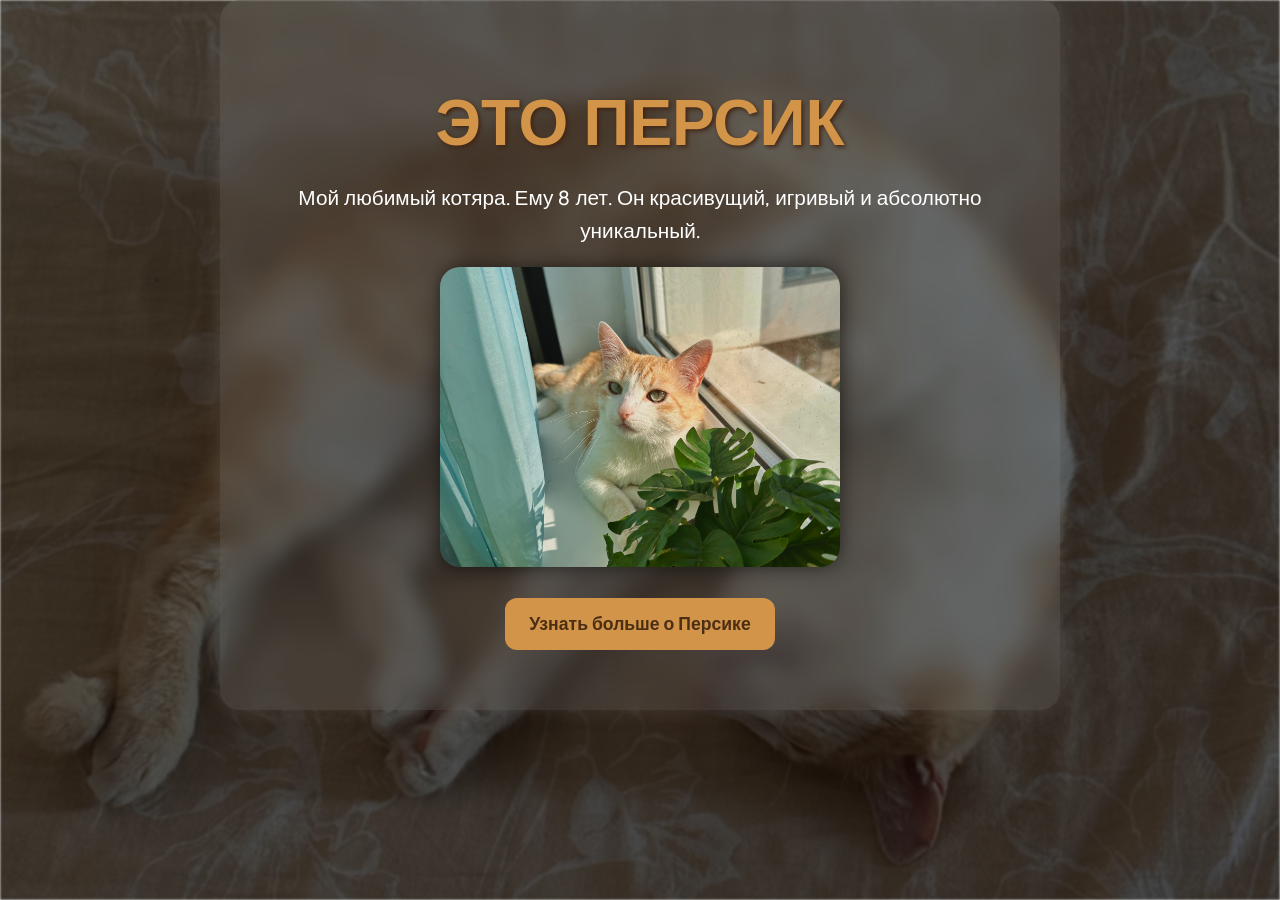
<file: index.html>
<!DOCTYPE html>
<html>
  <head>
    <meta charset="UTF-8" />
    <title>Персик — кот с характером</title>
    <link rel="stylesheet" href="css/style.css" />
  </head>
  <body>
    <div class="main-container">
      <h1>ЭТО ПЕРСИК</h1>
      <p>Мой любимый котяра. Ему 8 лет. Он красивущий, игривый и абсолютно уникальный.</p>
      <figure>
        <img src="images/IMG_2825.JPG" alt="Персик" class="hero-img" />
      </figure>
      <p><a href="/about.html">Узнать больше о Персике</a></p>

      <script src="js/script.js"></script>
    </div>
  </body>
</html>
</file>
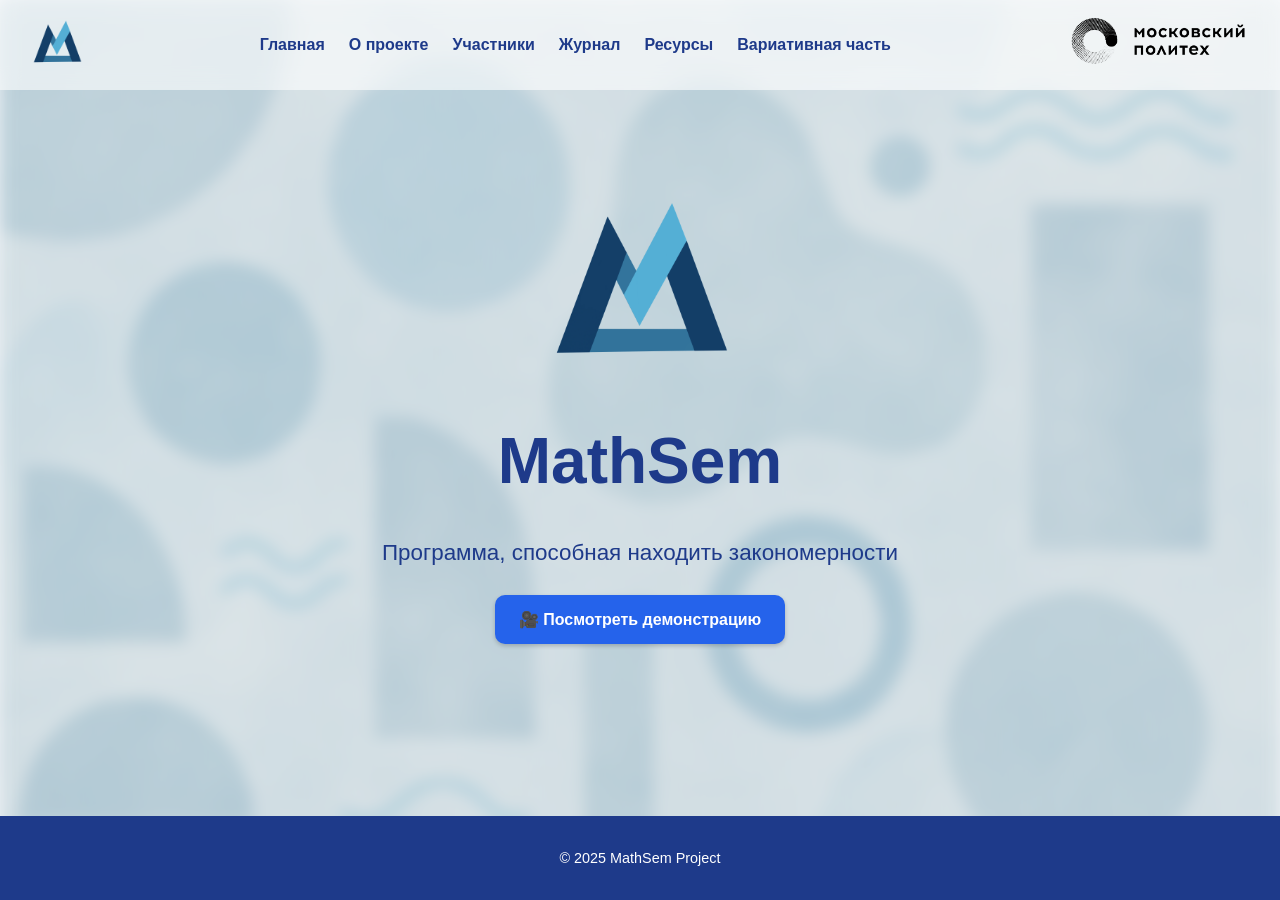
<file: docs/index.html>
<!DOCTYPE html>
<html lang="ru">
<head>
  <meta charset="UTF-8" />
  <meta http-equiv="refresh" content="0; url=site/index.html" />
  <title>Перенаправление...</title>
</head>
<body>
  <p>Если вы не были автоматически перенаправлены, нажмите <a href="site/index.html">сюда</a>.</p>
</body>
</html>
</file>
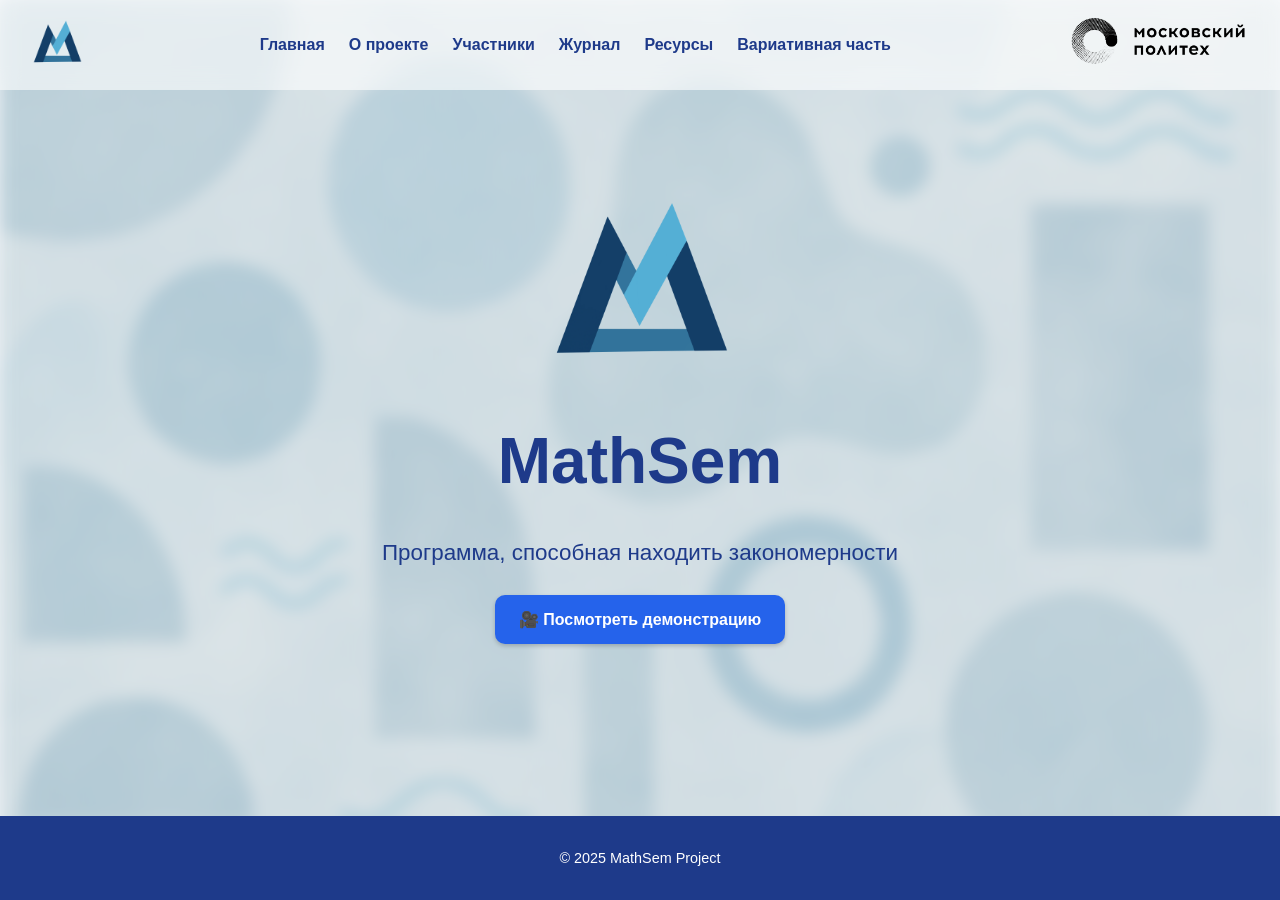
<file: docs/site/index.html>
<!DOCTYPE html>
<html lang="ru">
<head>
  <meta charset="UTF-8" />
  <title>MathSem — Главная</title>
  <link rel="stylesheet" href="css/style.css" />
  <link rel="icon" href="favicon.ico" type="image/x-icon">
</head>
<body>
  <div class="hero-bg"></div>

  <header class="alt-header">
    <div class="logo-left">
      <img src="image/logo.PNG" alt="MathSem Logo" />
    </div>
    <nav>
      <a href="index.html">Главная</a>
      <a href="about.html">О проекте</a>
      <a href="team.html">Участники</a>
      <a href="log.html">Журнал</a>
      <a href="resources.html">Ресурсы</a>
      <a href="pers.html">Вариативная часть</a>
    </nav>
    <div class="mp-logo">
      <img src="image/politech.png" alt="Московский Политех" />
    </div>
  </header>

  <main>
    <section class="hero-content">
      <img src="image/logo.PNG" alt="MathSem Logo" class="hero-logo" />
      <h1>MathSem</h1>
      <p>Программа, способная находить закономерности</p>
      <a href="image/form.mp4" class="button" target="_blank">🎥 Посмотреть демонстрацию</a>
    </section>
  </main>

  <footer class="dark-footer">
    <p>© 2025 MathSem Project</p>
  </footer>
</body>
</html>
</file>
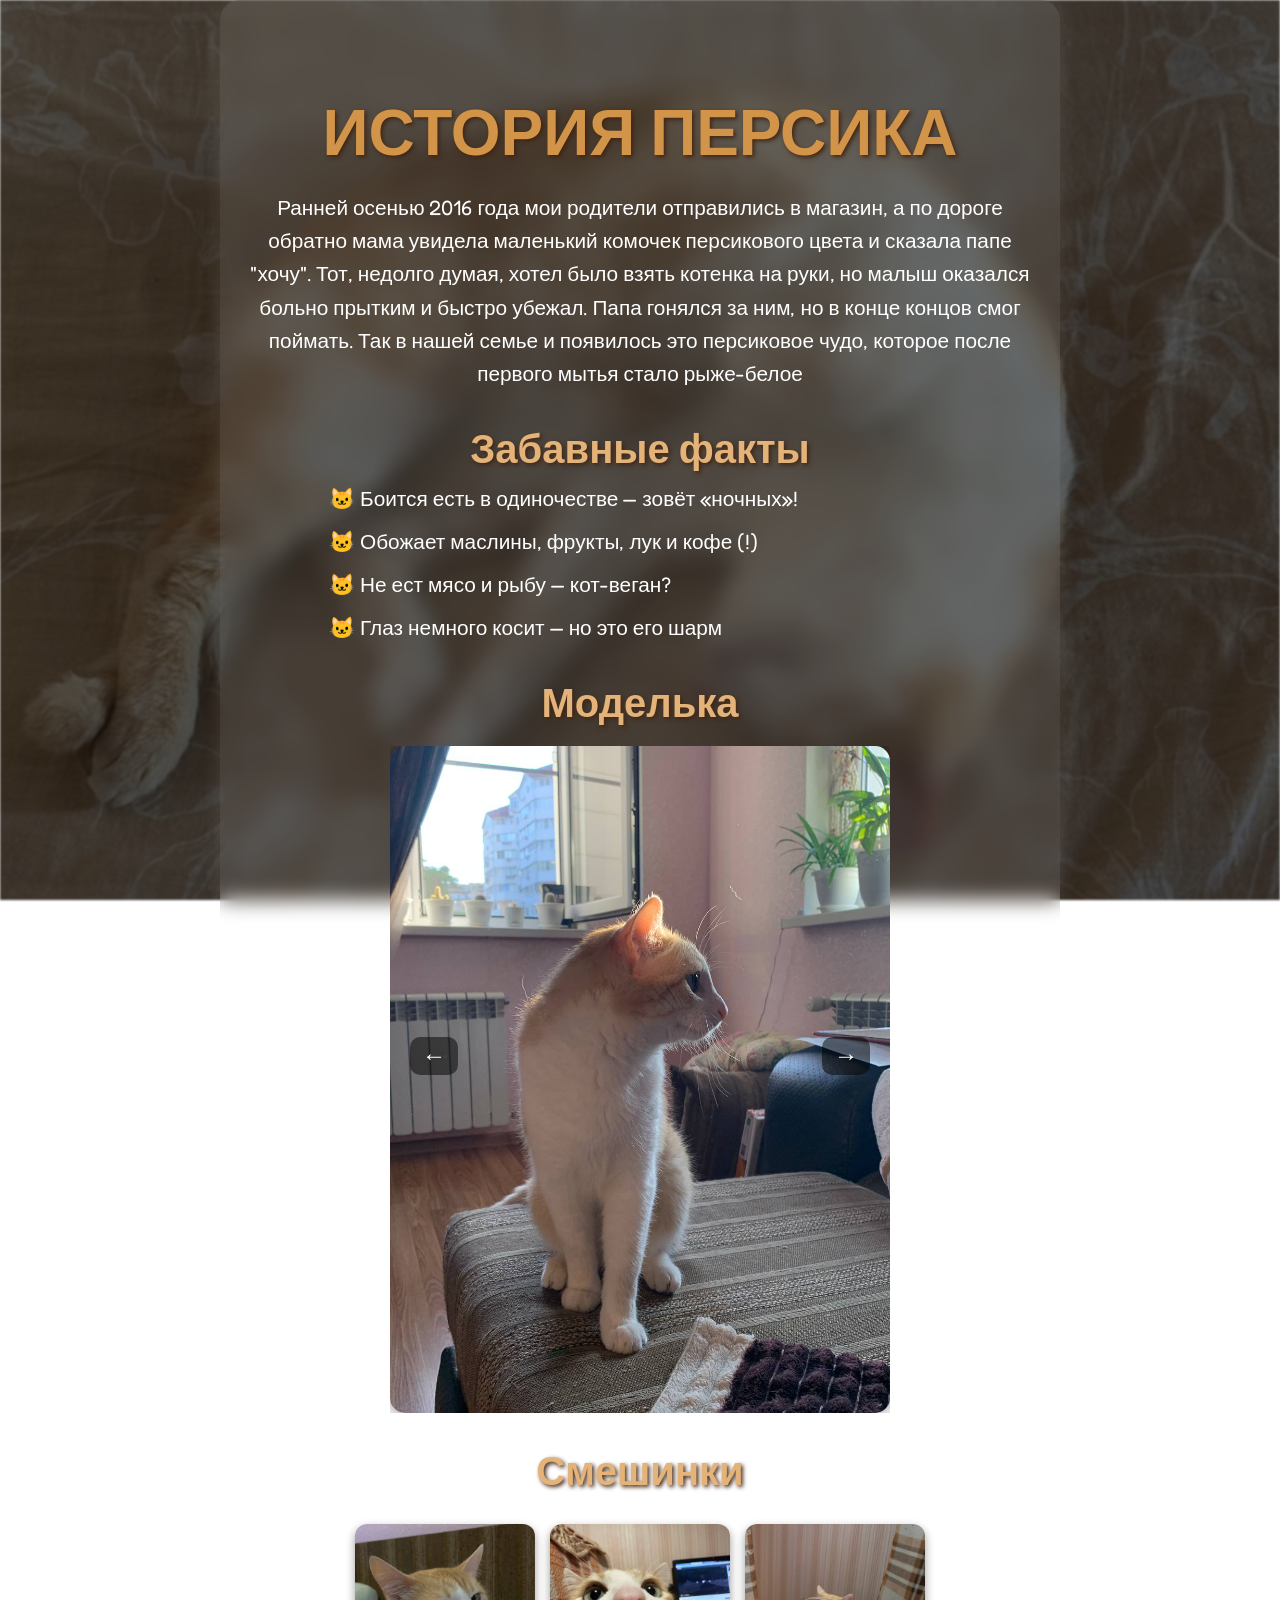
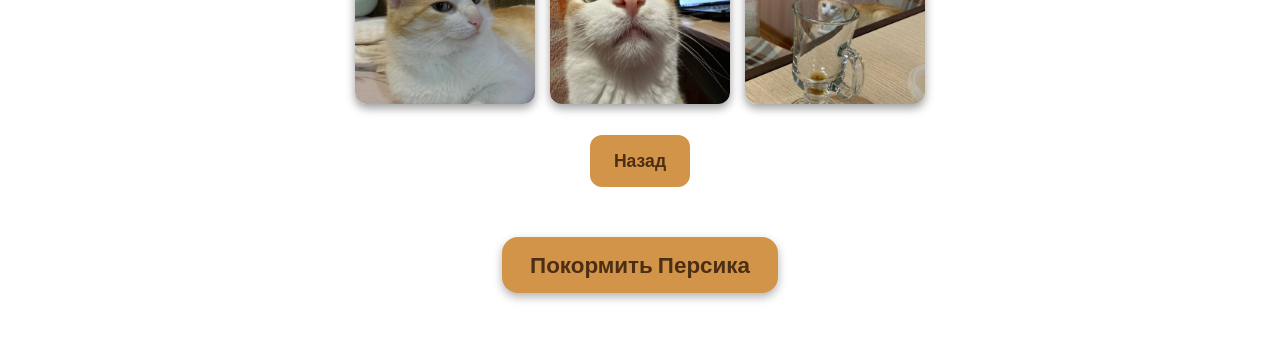
<file: about.html>
<!DOCTYPE html>
<html>
<head>
    <meta charset="UTF-8">
    <title>Факты о Персике</title>
    <link rel="stylesheet" href="css/style.css">
</head>
<body>
  <div class="main-container">
    <!-- История появления -->
    <section class="story">
      <h1>ИСТОРИЯ ПЕРСИКА</h1>
      <p>Ранней осенью 2016 года мои родители отправились в магазин, а по дороге обратно мама увидела маленький комочек персикового цвета и сказала папе "хочу". Тот, недолго думая, хотел было взять котенка на руки, но малыш оказался больно прытким и быстро убежал. Папа гонялся за ним, но в конце концов смог поймать. Так в нашей семье и появилось это персиковое чудо, которое после первого мытья стало рыже-белое</p>
    </section>

    <!-- Забавные факты -->
    <section class="facts">
      <h2>Забавные факты</h2>
      <ul>
        <li>Боится есть в одиночестве — зовёт «ночных»!</li>
        <li>Обожает маслины, фрукты, лук и кофе (!)</li>
        <li>Не ест мясо и рыбу — кот-веган?</li>
        <li>Глаз немного косит — но это его шарм</li>
      </ul>
    </section>

    <!-- Карусель -->
    <section class="carousel-section">
      <h2>Моделька</h2>
      <div class="carousel">
        <img src="images\IMG_8143.JPG" class="slide active">
        <img src="images\IMG_3939.JPG" class="slide">
        <img src="images\IMG_9927.JPG" class="slide">
        <img src="images\IMG_8419.PNG" class="slide">
        <button class="prev" onclick="prevSlide()">←</button>
        <button class="next" onclick="nextSlide()">→</button>
      </div>
    </section>

    <!-- Смешные фотки с анимацией -->
    <section class="funny-pics">
      <h2>Смешинки</h2>
      <div class="gallery funny">
        <img src="images\IMG_9345.JPG" class="wiggle">
        <img src="images\IMG_4014.JPG" class="rotate">
        <img src="images\IMG_0133.JPG" class="bounce">
      </div>
    </section>

    <p><a href="/index.html">Назад</a></p>

    <a href="/game.html" class="feed-button">Покормить Персика</a>

  </div>

  <script src="js/script.js"></script>
</body>

</html>
</file>
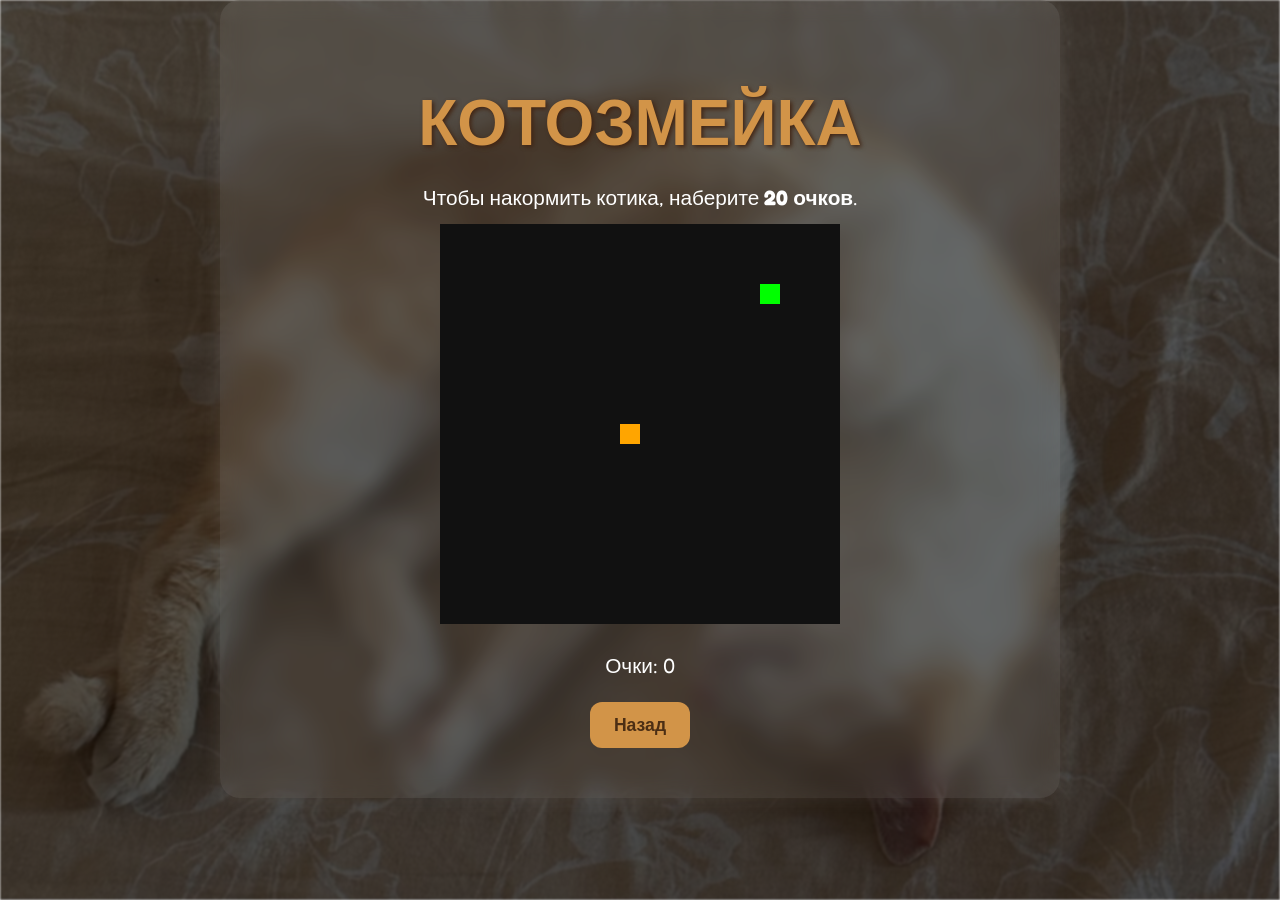
<file: game.html>
<!DOCTYPE html>
<html lang="ru">
  <head>
    <meta charset="UTF-8" />
    <title>КОТОЗМЕЙКА</title>
    <link rel="stylesheet" href="css/style.css" />
  </head>

  <body>
    <div class="main-container">
      <h1>КОТОЗМЕЙКА</h1>
      <p>Чтобы накормить котика, наберите <strong>20 очков</strong>.</p>
      <canvas id="gameCanvas" width="400" height="400"></canvas>
      <div id="game-message" class="hidden">
        <p id="message-text"></p>
        <button onclick="restartGame()">Играть заново</button>
      </div>

      <p id="score">Очки: 0</p>
      <a href="/about.html">Назад</a>
    </div>
    <script src="js/cat_snake.js"></script>
  </body>
</html>
</file>
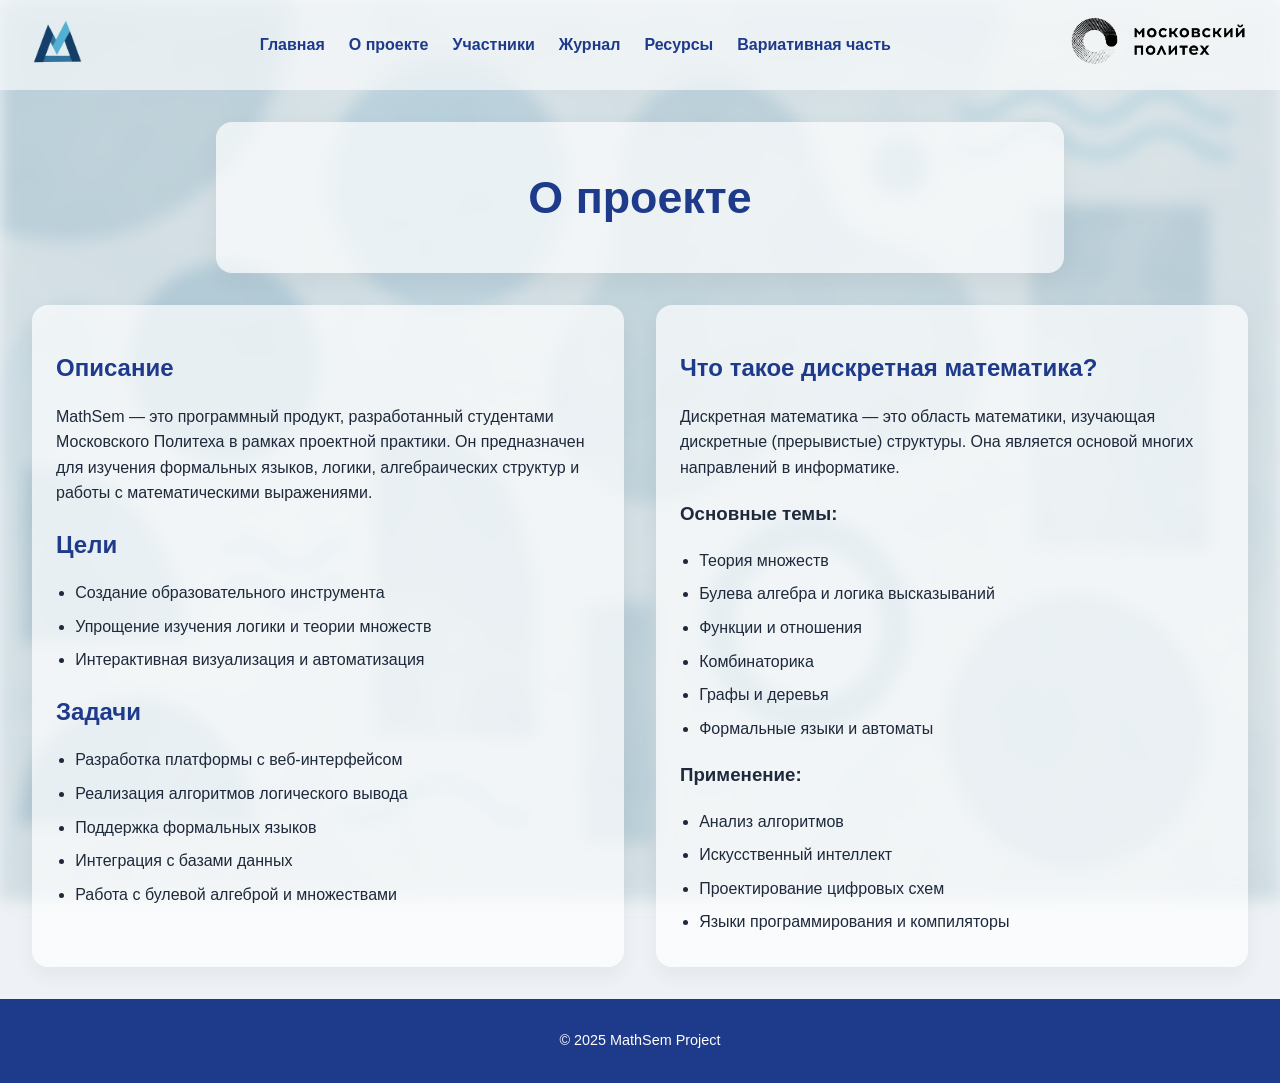
<file: docs/site/about.html>
<!DOCTYPE html>
<html lang="ru">
<head>
  <meta charset="UTF-8" />
  <title>О проекте — MathSem</title>
  <link rel="stylesheet" href="css/style.css" />
  <link rel="icon" href="favicon.ico" type="image/x-icon">
</head>
<body>
  <div class="hero-bg"></div>

  <header class="alt-header">
    <div class="logo-left">
      <img src="image/logo.PNG" alt="MathSem Logo" />
    </div>
    <nav>
      <a href="index.html">Главная</a>
      <a href="about.html">О проекте</a>
      <a href="team.html">Участники</a>
      <a href="log.html">Журнал</a>
      <a href="resources.html">Ресурсы</a>
      <a href="pers.html">Вариативная часть</a>
    </nav>
    <div class="mp-logo">
      <img src="image/politech.png" alt="Московский Политех" />
    </div>
  </header>

  <section class="page-heading">
    <h1>О проекте</h1>
  </section>
  

  <main>
    <!-- class="page-content"> -->
    <!-- <h1>О проекте</h1> -->
    <section class="team-grid">
      <div class="team-card">
        <h2>Описание</h2>
        <p>
          MathSem — это программный продукт, разработанный студентами Московского Политеха в рамках проектной практики. Он предназначен для изучения формальных языков, логики, алгебраических структур и работы с математическими выражениями.
        </p>

        <h2>Цели</h2>
        <ul>
          <li>Создание образовательного инструмента</li>
          <li>Упрощение изучения логики и теории множеств</li>
          <li>Интерактивная визуализация и автоматизация</li>
        </ul>

        <h2>Задачи</h2>
        <ul>
          <li>Разработка платформы с веб-интерфейсом</li>
          <li>Реализация алгоритмов логического вывода</li>
          <li>Поддержка формальных языков</li>
          <li>Интеграция с базами данных</li>
          <li>Работа с булевой алгеброй и множествами</li>
        </ul>
      </div>

      <div class="team-card">
        <h2>Что такое дискретная математика?</h2>
        <p>
          Дискретная математика — это область математики, изучающая дискретные (прерывистые) структуры. Она является основой многих направлений в информатике.
        </p>

        <h3>Основные темы:</h3>
        <ul>
          <li>Теория множеств</li>
          <li>Булева алгебра и логика высказываний</li>
          <li>Функции и отношения</li>
          <li>Комбинаторика</li>
          <li>Графы и деревья</li>
          <li>Формальные языки и автоматы</li>
        </ul>

        <h3>Применение:</h3>
        <ul>
          <li>Анализ алгоритмов</li>
          <li>Искусственный интеллект</li>
          <li>Проектирование цифровых схем</li>
          <li>Языки программирования и компиляторы</li>
        </ul>
      </div>
    </section>
  </main>

  <footer class="dark-footer sticky-footer">
    <p>© 2025 MathSem Project</p>
  </footer>
</body>
</html>
</file>
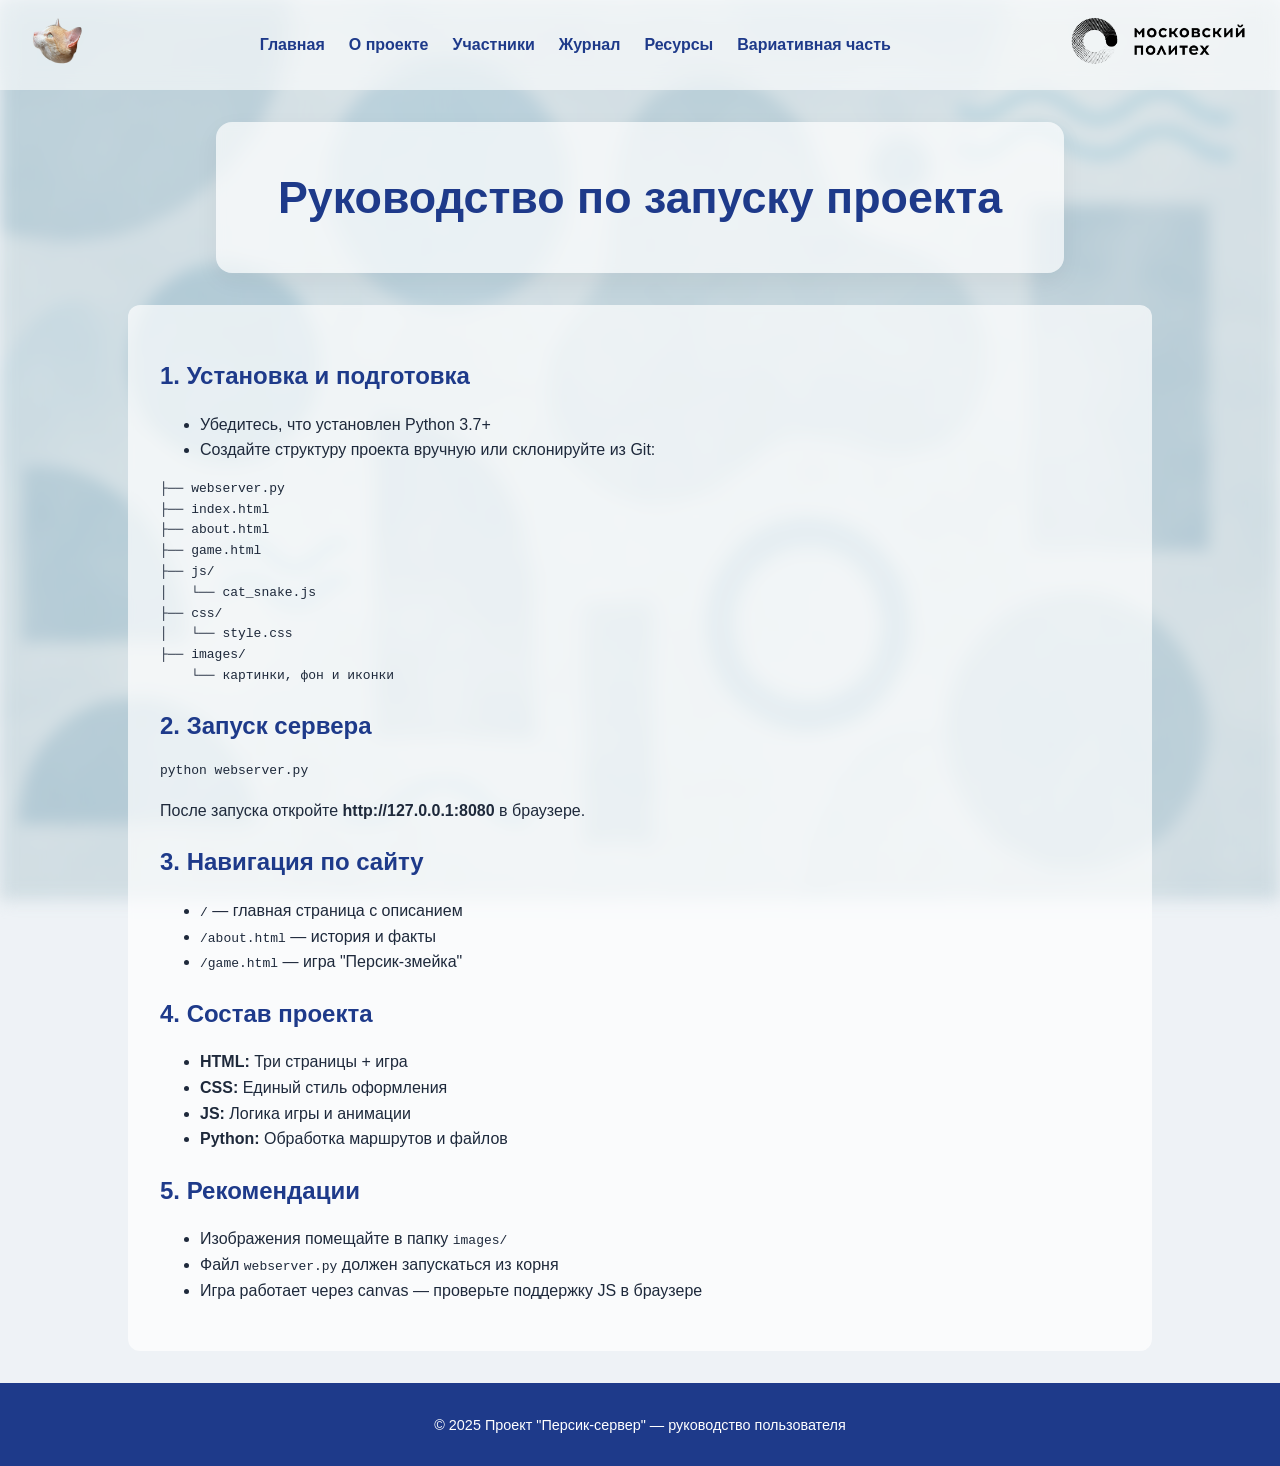
<file: docs/site/docs.html>
<!DOCTYPE html>
<html lang="ru">
<head>
  <meta charset="UTF-8" />
  <title>Руководство — Персик-сервер</title>
  <link rel="stylesheet" href="css/style.css" />
</head>
<body>
  <div class="hero-bg"></div>

  <header class="alt-header">
    <div class="logo-left">
      <img src="image/per-logo.png" alt="Персик Logo" />
    </div>
    <nav>
      <a href="index.html">Главная</a>
      <a href="about.html">О проекте</a>
      <a href="team.html">Участники</a>
      <a href="log.html">Журнал</a>
      <a href="resources.html">Ресурсы</a>
      <a href="pers.html">Вариативная часть</a>
    </nav>
    <div class="mp-logo">
      <img src="image/politech.png" alt="Московский Политех" />
    </div>
  </header>

  <main>
    <section class="page-heading">
      <h1>Руководство по запуску проекта</h1>
    </section>

    <section class="page-content">
      <h2>1. Установка и подготовка</h2>
      <ul>
        <li>Убедитесь, что установлен Python 3.7+</li>
        <li>Создайте структуру проекта вручную или склонируйте из Git:</li>
      </ul>
      <pre><code>├── webserver.py
├── index.html
├── about.html
├── game.html
├── js/
│   └── cat_snake.js
├── css/
│   └── style.css
├── images/
    └── картинки, фон и иконки</code></pre>

      <h2>2. Запуск сервера</h2>
      <pre><code>python webserver.py</code></pre>
      <p>После запуска откройте <strong>http://127.0.0.1:8080</strong> в браузере.</p>

      <h2>3. Навигация по сайту</h2>
      <ul>
        <li><code>/</code> — главная страница с описанием</li>
        <li><code>/about.html</code> — история и факты</li>
        <li><code>/game.html</code> — игра "Персик-змейка"</li>
      </ul>

      <h2>4. Состав проекта</h2>
      <ul>
        <li><strong>HTML:</strong> Три страницы + игра</li>
        <li><strong>CSS:</strong> Единый стиль оформления</li>
        <li><strong>JS:</strong> Логика игры и анимации</li>
        <li><strong>Python:</strong> Обработка маршрутов и файлов</li>
      </ul>

      <h2>5. Рекомендации</h2>
      <ul>
        <li>Изображения помещайте в папку <code>images/</code></li>
        <li>Файл <code>webserver.py</code> должен запускаться из корня</li>
        <li>Игра работает через canvas — проверьте поддержку JS в браузере</li>
      </ul>
    </section>
  </main>

  <footer class="dark-footer sticky-footer">
    <p>© 2025 Проект "Персик-сервер" — руководство пользователя</p>
  </footer>
</body>
</html>
</file>
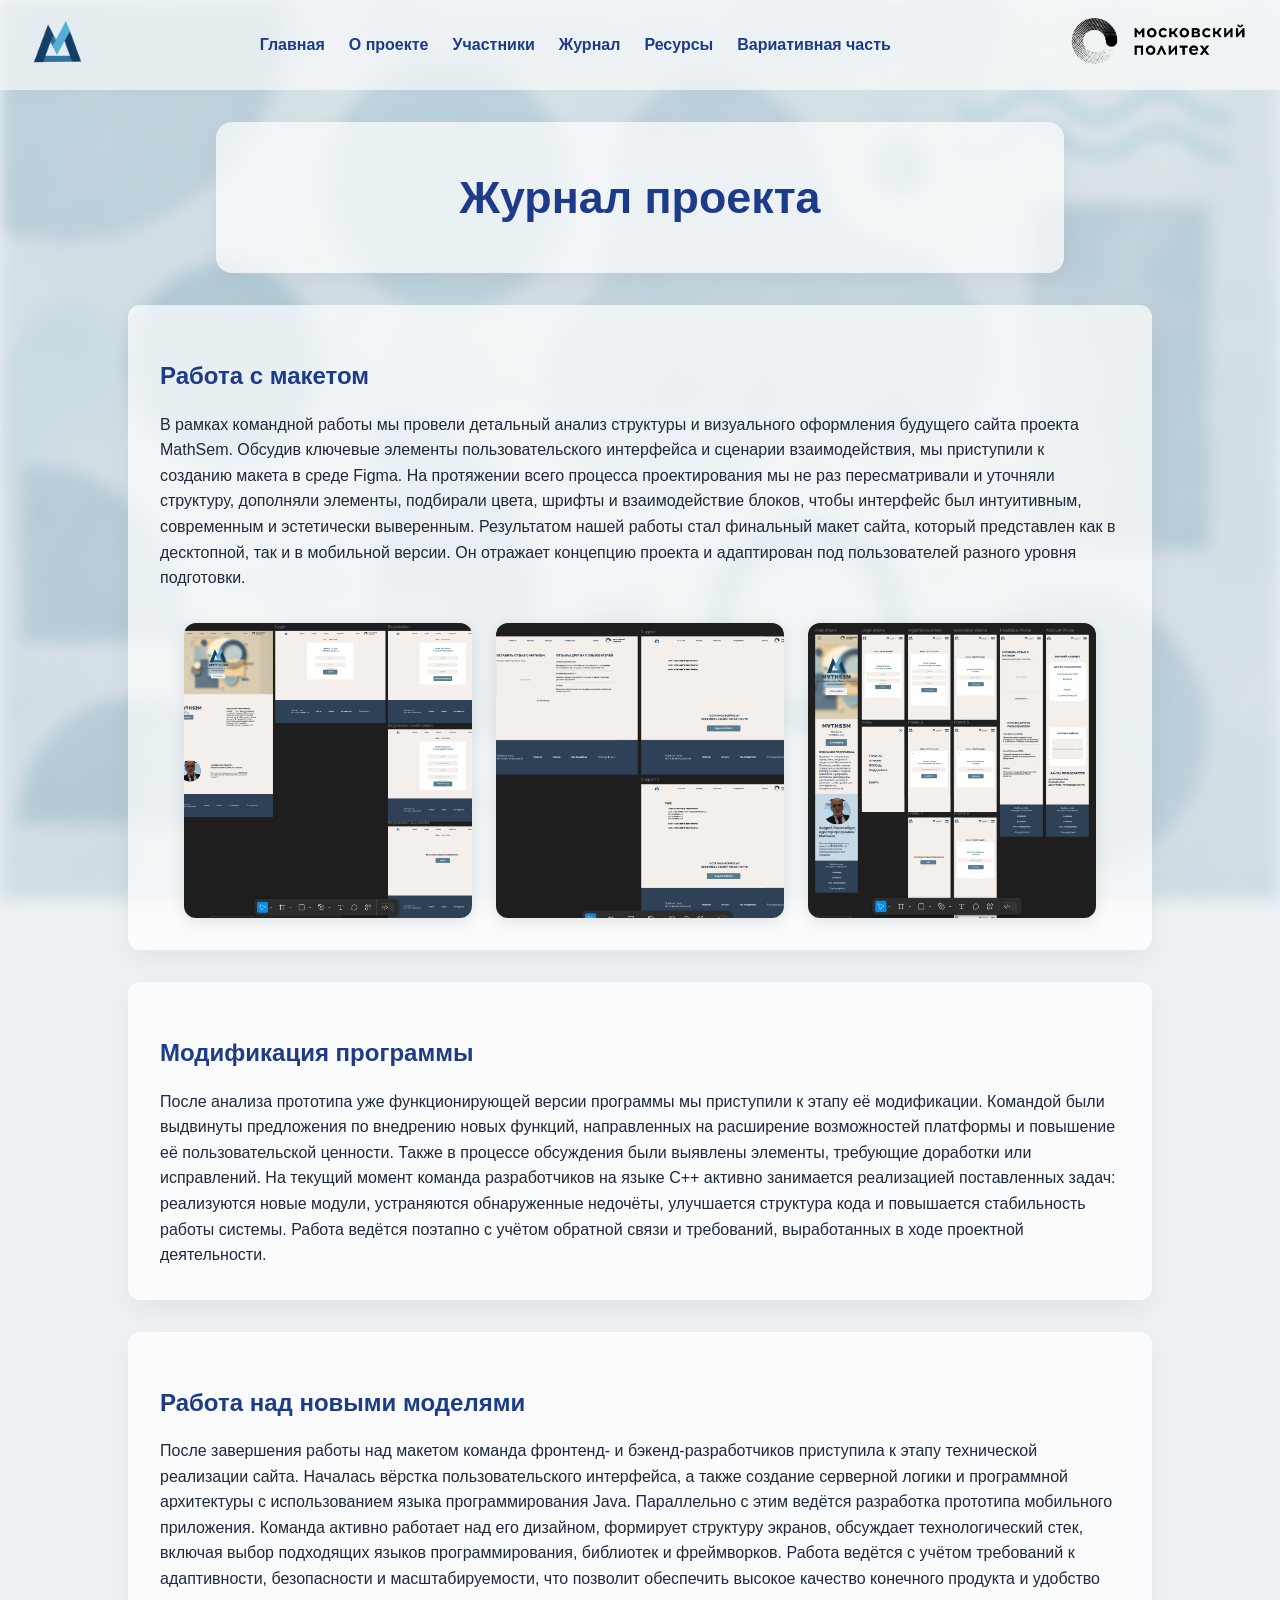
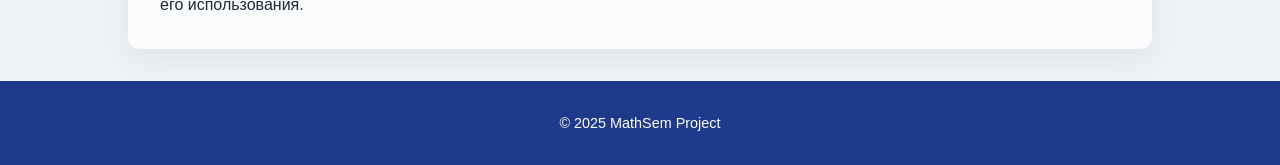
<file: docs/site/log.html>
<!DOCTYPE html>
<html lang="ru">
  <head>
    <meta charset="UTF-8" />
    <title>Участники проекта — MathSem</title>
    <link rel="stylesheet" href="css/style.css" />
    <link rel="icon" href="favicon.ico" type="image/x-icon">
  </head>
  <body>
    <div class="hero-bg"></div>

    <header class="alt-header">
      <div class="logo-left">
        <img src="image/logo.PNG" alt="MathSem Logo" />
      </div>
      <nav>
        <a href="index.html">Главная</a>
        <a href="about.html">О проекте</a>
        <a href="team.html">Участники</a>
        <a href="log.html">Журнал</a>
        <a href="resources.html">Ресурсы</a>
        <a href="pers.html">Вариативная часть</a>
      </nav>
      <div class="mp-logo">
        <img src="image/politech.png" alt="Московский Политех" />
      </div>
    </header>

    <main>
      <section class="page-heading">
        <h1>Журнал проекта</h1>
      </section>
      <div class="timeline-entry">
        <article>
          <h2>Работа с макетом</h2>
          <p>
            В рамках командной работы мы провели детальный анализ структуры и
            визуального оформления будущего сайта проекта MathSem. Обсудив
            ключевые элементы пользовательского интерфейса и сценарии
            взаимодействия, мы приступили к созданию макета в среде Figma. На
            протяжении всего процесса проектирования мы не раз пересматривали и
            уточняли структуру, дополняли элементы, подбирали цвета, шрифты и
            взаимодействие блоков, чтобы интерфейс был интуитивным, современным
            и эстетически выверенным. Результатом нашей работы стал финальный
            макет сайта, который представлен как в десктопной, так и в мобильной
            версии. Он отражает концепцию проекта и адаптирован под
            пользователей разного уровня подготовки.
          </p>
        </article>
        <div class="figma-screens">
          <img src="image/figma1.png" alt="Макет десктоп" />
          <img src="image/figma2.png" alt="Макет мобильный" />
          <img src="image/figma3.png" alt="Альтернативный макет" />
        </div>
      </div>

      <div class="timeline-entry">
        <article>
          <h2>Модификация программы</h2>
          <p>
            После анализа прототипа уже функционирующей версии программы мы приступили к этапу её модификации. Командой были выдвинуты предложения по внедрению новых функций, направленных на расширение возможностей платформы и повышение её пользовательской ценности. Также в процессе обсуждения были выявлены элементы, требующие доработки или исправлений.
            На текущий момент команда разработчиков на языке C++ активно занимается реализацией поставленных задач: реализуются новые модули, устраняются обнаруженные недочёты, улучшается структура кода и повышается стабильность работы системы. Работа ведётся поэтапно с учётом обратной связи и требований, выработанных в ходе проектной деятельности.
          </p>
        </article>
      </div>

      <div class="timeline-entry">
        <article>
          <h2>Работа над новыми моделями</h2>
          <p>
            После завершения работы над макетом команда фронтенд- и бэкенд-разработчиков приступила к этапу технической реализации сайта. Началась вёрстка пользовательского интерфейса, а также создание серверной логики и программной архитектуры с использованием языка программирования Java.
            Параллельно с этим ведётся разработка прототипа мобильного приложения. Команда активно работает над его дизайном, формирует структуру экранов, обсуждает технологический стек, включая выбор подходящих языков программирования, библиотек и фреймворков. Работа ведётся с учётом требований к адаптивности, безопасности и масштабируемости, что позволит обеспечить высокое качество конечного продукта и удобство его использования.
          </p>
        </article>
      </div>
    </main>

    <footer class="dark-footer sticky-footer">
      <p>© 2025 MathSem Project</p>
    </footer>
  </body>
</html>
</file>
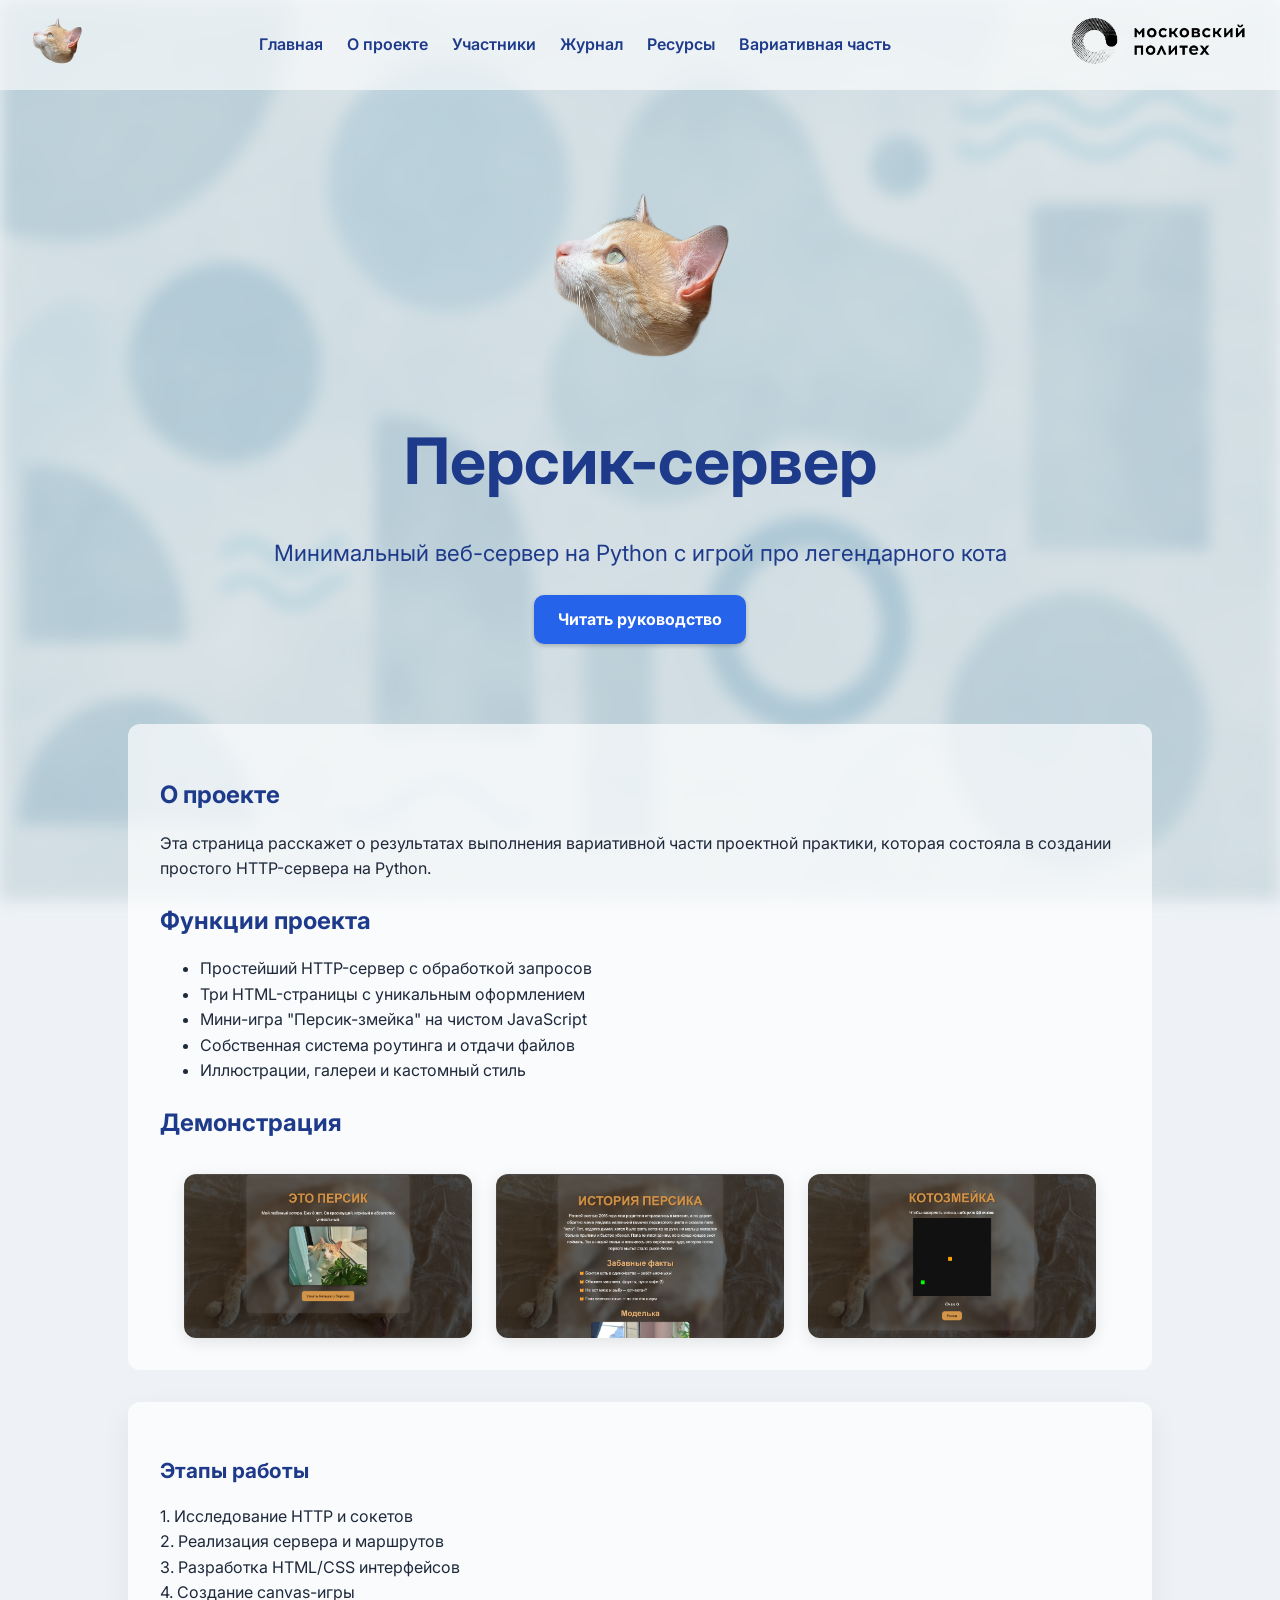
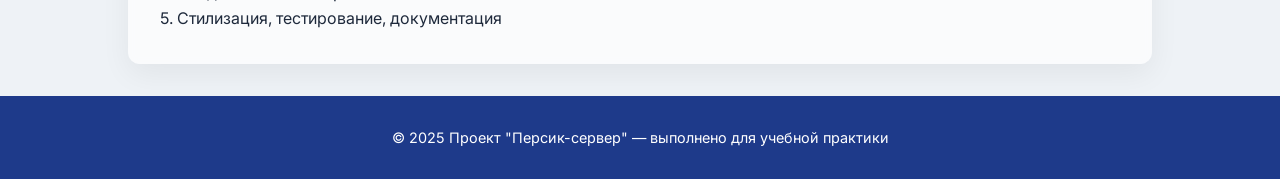
<file: docs/site/pers.html>
<!DOCTYPE html>
<html lang="ru">
<head>
  <meta charset="UTF-8" />
  <title>Персик — Мини-сервер</title>
  <link href="https://fonts.googleapis.com/css2?family=Inter:wght@400;600;700&display=swap" rel="stylesheet">
  <link rel="stylesheet" href="css/style.css" />
  <link rel="icon" href="favicon.ico" type="image/x-icon">
</head>
<body>
  <div class="hero-bg"></div>

  <header class="alt-header">
    <div class="logo-left">
      <img src="image/per-logo.png" alt="Персик Logo" />
    </div>
    <nav>
      <a href="index.html">Главная</a>
        <a href="about.html">О проекте</a>
        <a href="team.html">Участники</a>
        <a href="log.html">Журнал</a>
        <a href="resources.html">Ресурсы</a>
        <a href="pers.html">Вариативная часть</a>
    </nav>
    <div class="mp-logo">
      <img src="image/politech.png" alt="Московский Политех" />
    </div>
  </header>

  <main>
    <section class="hero-content">
      <img src="image/per-logo.png" alt="Персик Logo" class="hero-logo" />
      <h1>Персик-сервер</h1>
      <p>Минимальный веб-сервер на Python с игрой про легендарного кота</p>
      <a href="docs.html" class="button">Читать руководство</a>
    </section>

    <section class="page-content">
      <h2>О проекте</h2>
      <p>Эта страница расскажет о результатах выполнения вариативной части проектной практики, которая состояла в создании простого HTTP-сервера на Python.</p>

      <h2>Функции проекта</h2>
      <ul>
        <li>Простейший HTTP-сервер с обработкой запросов</li>
        <li>Три HTML-страницы с уникальным оформлением</li>
        <li>Мини-игра "Персик-змейка" на чистом JavaScript</li>
        <li>Собственная система роутинга и отдачи файлов</li>
        <li>Иллюстрации, галереи и кастомный стиль</li>
      </ul>

      <h2>Демонстрация</h2>
      <div class="figma-screens">
        <img src="image/главная_страница.png" alt="Главная страница" />
        <img src="image/история.png" alt="История Персика" />
        <img src="image/игра.png" alt="Игра Персик-змейка" />
      </div>
    </section>

    <section class="timeline-entry">
      <h3>Этапы работы</h3>
      <p>1. Исследование HTTP и сокетов</p>
      <p>2. Реализация сервера и маршрутов</p>
      <p>3. Разработка HTML/CSS интерфейсов</p>
      <p>4. Создание canvas-игры</p>
      <p>5. Стилизация, тестирование, документация</p>
    </section>
  </main>

  <footer class="dark-footer sticky-footer">
    <p>© 2025 Проект "Персик-сервер" — выполнено для учебной практики</p>
  </footer>
</body>
</html>
</file>
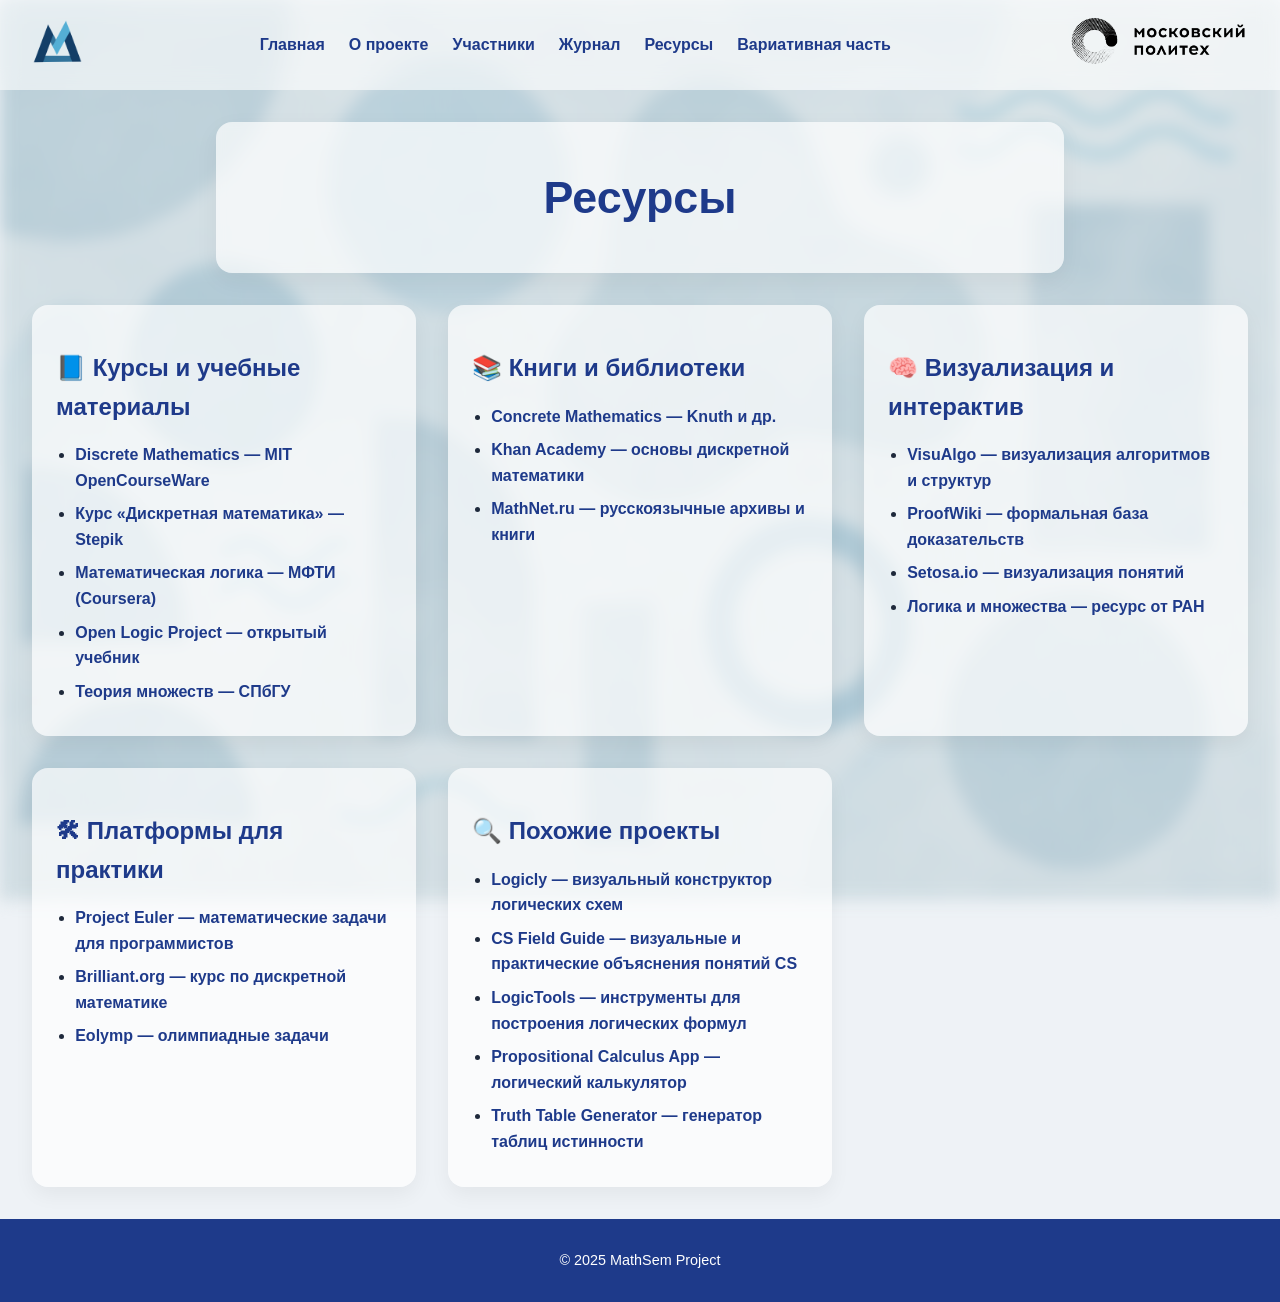
<file: docs/site/resources.html>
<!DOCTYPE html>
<html lang="ru">
  <head>
    <meta charset="UTF-8" />
    <title>Участники проекта — MathSem</title>
    <link rel="stylesheet" href="css/style.css" />
    <link rel="icon" href="favicon.ico" type="image/x-icon">
  </head>
  <body>
    <div class="hero-bg"></div>

    <header class="alt-header">
      <div class="logo-left">
        <img src="image/logo.PNG" alt="MathSem Logo" />
      </div>
      <nav>
        <a href="index.html">Главная</a>
        <a href="about.html">О проекте</a>
        <a href="team.html">Участники</a>
        <a href="log.html">Журнал</a>
        <a href="resources.html">Ресурсы</a>
        <a href="pers.html">Вариативная часть</a>
      </nav>
      <div class="mp-logo">
        <img src="image/politech.png" alt="Московский Политех" />
      </div>
    </header>

    <main>
      <section>
        <section class="page-heading">
          <h1>Ресурсы</h1>
        </section>
        <section class="team-grid">
        <div class="team-card">
          <h2>📘 Курсы и учебные материалы</h2>
          <ul>
            <li><a href="https://ocw.mit.edu/courses/mathematics/18-200-principles-of-discrete-applied-mathematics-fall-2020/" target="_blank">Discrete Mathematics — MIT OpenCourseWare</a></li>
            <li><a href="https://stepik.org/course/84367" target="_blank">Курс «Дискретная математика» — Stepik</a></li>
            <li><a href="https://www.coursera.org/learn/mathematical-logic-mipt" target="_blank">Математическая логика — МФТИ (Coursera)</a></li>
            <li><a href="https://openlogicproject.org/" target="_blank">Open Logic Project — открытый учебник</a></li>
            <li><a href="https://www.coursera.org/learn/theory-of-sets" target="_blank">Теория множеств — СПбГУ</a></li>
          </ul>
        </div>

        <div class="team-card">
          <h2>📚 Книги и библиотеки</h2>
          <ul>
            <li><a href="https://www.amazon.com/Concrete-Mathematics-Foundation-Computer-Science/dp/0201558025" target="_blank">Concrete Mathematics — Knuth и др.</a></li>
            <li><a href="https://www.khanacademy.org/computing/computer-science/cryptography" target="_blank">Khan Academy — основы дискретной математики</a></li>
            <li><a href="https://www.mathnet.ru/php/archive.phtml" target="_blank">MathNet.ru — русскоязычные архивы и книги</a></li>
          </ul>
        </div>

        <div class="team-card">
          <h2>🧠 Визуализация и интерактив</h2>
          <ul>
            <li><a href="https://visualgo.net/en" target="_blank">VisuAlgo — визуализация алгоритмов и структур</a></li>
            <li><a href="https://proofwiki.org/wiki/Main_Page" target="_blank">ProofWiki — формальная база доказательств</a></li>
            <li><a href="https://setosa.io/" target="_blank">Setosa.io — визуализация понятий</a></li>
            <li><a href="https://logic.pdmi.ras.ru/" target="_blank">Логика и множества — ресурс от РАН</a></li>
          </ul>
        </div>
        
        <div class="team-card">
          <h2>🛠 Платформы для практики</h2>
          <ul>
            <li><a href="https://projecteuler.net/" target="_blank">Project Euler — математические задачи для программистов</a></li>
            <li><a href="https://brilliant.org/courses/discrete-math/" target="_blank">Brilliant.org — курс по дискретной математике</a></li>
            <li><a href="https://www.eolymp.com/" target="_blank">Eolymp — олимпиадные задачи</a></li>
          </ul>
        </div>

        <div class="team-card">
          <h2>🔍 Похожие проекты</h2>
          <ul>
            <li><a href="https://www.logicly.com/" target="_blank">Logicly — визуальный конструктор логических схем</a></li>
            <li><a href="https://csfieldguide.org.nz/" target="_blank">CS Field Guide — визуальные и практические объяснения понятий CS</a></li>
            <li><a href="https://logictools.org/" target="_blank">LogicTools — инструменты для построения логических формул</a></li>
            <li><a href="https://www.propositional-calculus.com/" target="_blank">Propositional Calculus App — логический калькулятор</a></li>
            <li><a href="https://truth-table-generator.org/" target="_blank">Truth Table Generator — генератор таблиц истинности</a></li>
          </ul>
        </div>
        </section>
      </section>
      </section>
    </main>

    <footer class="dark-footer sticky-footer">
      <p>© 2025 MathSem Project</p>
    </footer>
  </body>
</html>
</file>
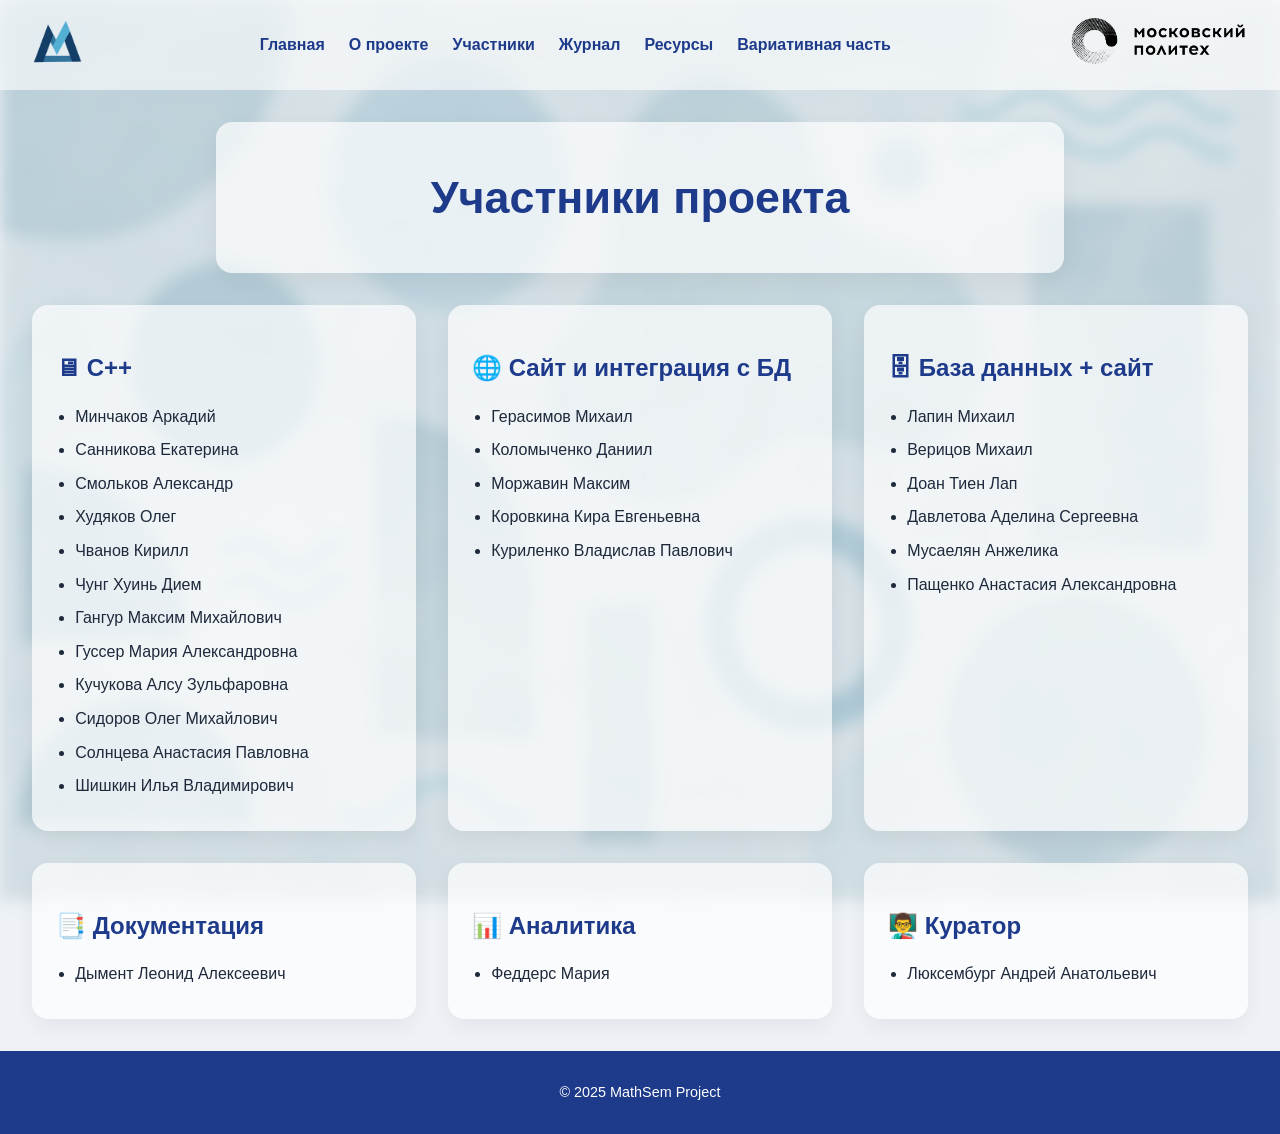
<file: docs/site/team.html>
<!DOCTYPE html>
<html lang="ru">
  <head>
    <meta charset="UTF-8" />
    <title>Участники проекта — MathSem</title>
    <link rel="stylesheet" href="css/style.css" />
    <link rel="icon" href="favicon.ico" type="image/x-icon">
  </head>
  <body>
    <div class="hero-bg"></div>

    <header class="alt-header">
      <div class="logo-left">
        <img src="image/logo.PNG" alt="MathSem Logo" />
      </div>
      <nav>
        <a href="index.html">Главная</a>
        <a href="about.html">О проекте</a>
        <a href="team.html">Участники</a>
        <a href="log.html">Журнал</a>
        <a href="resources.html">Ресурсы</a>
        <a href="pers.html">Вариативная часть</a>
      </nav>
      <div class="mp-logo">
        <img src="image/politech.png" alt="Московский Политех" />
      </div>
    </header>

    <main>
      <section class="page-heading">
        <h1>Участники проекта</h1>
      </section>

      <section class="team-grid">
        <div class="team-card">
          <h2>🖥 C++</h2>
          <ul>
            <li>Минчаков Аркадий</li>
            <li>Санникова Екатерина</li>
            <li>Смольков Александр</li>
            <li>Худяков Олег</li>
            <li>Чванов Кирилл</li>
            <li>Чунг Хуинь Дием</li>
            <li>Гангур Максим Михайлович</li>
            <li>Гуссер Мария Александровна</li>
            <li>Кучукова Алсу Зульфаровна</li>
            <li>Сидоров Олег Михайлович</li>
            <li>Солнцева Анастасия Павловна</li>
            <li>Шишкин Илья Владимирович</li>
          </ul>
        </div>

        <div class="team-card">
          <h2>🌐 Сайт и интеграция с БД</h2>
          <ul>
            <li>Герасимов Михаил</li>
            <li>Коломыченко Даниил</li>
            <li>Моржавин Максим</li>
            <li>Коровкина Кира Евгеньевна</li>
            <li>Куриленко Владислав Павлович</li>
          </ul>
        </div>

        <div class="team-card">
          <h2>🗄 База данных + сайт</h2>
          <ul>
            <li>Лапин Михаил</li>
            <li>Верицов Михаил</li>
            <li>Доан Тиен Лап</li>
            <li>Давлетова Аделина Сергеевна</li>
            <li>Мусаелян Анжелика</li>
            <li>Пащенко Анастасия Александровна</li>
          </ul>
        </div>

        <div class="team-card">
          <h2>📑 Документация</h2>
          <ul>
            <li>Дымент Леонид Алексеевич</li>
          </ul>
        </div>

        <div class="team-card">
          <h2>📊 Аналитика</h2>
          <ul>
            <li>Феддерс Мария</li>
          </ul>
        </div>

        <div class="team-card">
          <h2>👨‍🏫 Куратор</h2>
          <ul>
            <li>Люксембург Андрей Анатольевич</li>
          </ul>
        </div>
      </section>
    </main>

    <footer class="dark-footer sticky-footer">
      <p>© 2025 MathSem Project</p>
    </footer>
  </body>
</html>
</file>
<file: css/style.css>
@import url('https://fonts.googleapis.com/css2?family=Fredoka:wght@400;600&display=swap');

body {
    margin: 0;
    padding: 0;
    font-family: 'Fredoka', sans-serif;
    color: #fff;
    position: relative;
    z-index: 0;
    text-align: center;
}

body::before {
    content: "";
    position: fixed;
    top: 0;
    left: 0;
    width: 100%;
    height: 100%;
    background: url("../images/persik_bg.jpg") center/cover no-repeat;
    filter: brightness(0.35) blur(1px);
    z-index: -1;
}


/* Главный контейнер */
.main-container {
    max-width: 800px;
    margin: 0 auto;
    background: rgba(255, 255, 255, 0.1);
    padding: 40px 20px;
    border-radius: 20px;
    box-shadow: 0 0 20px rgba(255, 255, 255, 0.1);
    backdrop-filter: blur(10px);
    animation: fadeIn 1s ease-in;
}

/* Заголовок */
h1 {
    font-size: 4rem;
    margin-bottom: 10px;
    color: #d29448;
    text-shadow: 2px 2px 4px #422513;
}

h2 {
    font-size: 2.5rem;
    margin-bottom: 10px;
    color: #e3b379;
    text-shadow: 2px 2px 4px #422513;
}

/* Абзацы */
p, li {
    font-size: 1.3rem;
    line-height: 1.6;
    margin-bottom: 10px;
}

/* Кнопка */
button, a {
    background-color: #d29448;
    color: #4b2e14;
    padding: 12px 24px;
    font-size: 1.1rem;
    font-weight: bold;
    border: none;
    border-radius: 12px;
    cursor: pointer;
    text-decoration: none;
    transition: all 0.3s ease;
    margin: 10px;
    display: inline-block;
}

button:hover, a:hover {
    background-color: #9b682a;
    transform: scale(1.05);
}

/* Галерея (готовим под фотки) */
.gallery {
    display: flex;
    flex-wrap: wrap;
    justify-content: center;
    gap: 15px;
    margin-top: 30px;
}

.gallery img {
    width: 180px;
    height: 180px;
    object-fit: cover;
    border-radius: 12px;
    box-shadow: 0 4px 10px rgba(0, 0, 0, 0.4);
    transition: transform 0.3s;
}

.gallery img:hover {
    transform: scale(1.1);
}

/* Анимация появления */
@keyframes fadeIn {
    from { opacity: 0; transform: translateY(20px); }
    to { opacity: 1; transform: translateY(0); }
}

.hero-img {
    width: 90%;
    max-width: 400px;
    height: auto;
    aspect-ratio: 4 / 3;
    border-radius: 20px;
    margin: 20px auto;
    box-shadow: 0 0 20px rgba(0,0,0,0.6);
    display: block;
    object-fit: cover;
}

figure {
    text-align: center;
}

figcaption {
    font-size: 1rem;
    color: #ffd;
    margin-top: 10px;
    font-style: italic;
}

/* Факты */
.facts ul {
    list-style: "🐱 ";
    text-align: left;
    max-width: 600px;
    margin: 0 auto;
}

/* Карусель */
.carousel {
    position: relative;
    max-width: 500px;
    margin: 20px auto;
    overflow: hidden;
}

.slide {
    display: none;
    width: 100%;
    border-radius: 15px;
    object-fit: cover;
    box-shadow: 0 0 15px rgba(0,0,0,0.5);
}

.slide.active {
    display: block;
}

.carousel button {
    position: absolute;
    top: 45%;
    transform: translateY(-50%);
    background-color: rgba(0,0,0,0.5);
    color: white;
    border: none;
    font-size: 24px;
    padding: 5px 12px;
    cursor: pointer;
    border-radius: 10px;
    z-index: 10;
}

.prev {
    left: 10px;
}
.next {
    right: 10px;
}

/* Анимации */
.wiggle {
    animation: wiggle 1.2s infinite alternate;
}
@keyframes wiggle {
    0% { transform: rotate(-5deg); }
    100% { transform: rotate(5deg); }
}

.rotate {
    animation: spin 3s linear infinite;
}
@keyframes spin {
    0% { transform: rotate(0); }
    100% { transform: rotate(360deg); }
}

.bounce {
    animation: bounce 1.2s ease infinite;
}
@keyframes bounce {
    0%, 100% { transform: translateY(0); }
    50% { transform: translateY(-15px); }
}

.feed-button {
    background-color: #d29448;
    color: #4b2e14;
    font-size: 1.4rem;
    font-weight: bold;
    padding: 14px 28px;
    border-radius: 16px;
    margin-top: 30px;
    display: inline-block;
    text-decoration: none;
    box-shadow: 0 4px 10px rgba(0,0,0,0.3);
    transition: all 0.3s ease;
}

.feed-button:hover {
    background-color: #ffa500;
    transform: scale(1.07);
}

#game-message {
    display: none; /* по умолчанию скрыто */
    position: absolute;
    top: 50%;
    left: 50%;
    transform: translate(-50%, -50%);
    background-color: rgba(30, 20, 10, 0.9);
    padding: 30px 40px;
    border-radius: 20px;
    color: #ffd966;
    font-size: 1.5rem;
    font-family: 'Fredoka', sans-serif;
    box-shadow: 0 0 30px rgba(0, 0, 0, 0.7);
    z-index: 999;
    max-width: 90%;
    text-align: center;
    animation: fadeIn 0.5s ease-out;
}

#game-message.visible {
    display: block; /* только этот класс делает его видимым */
}

#game-message.success {
    color: #aaffaa;
}

#game-message.fail {
    color: #ff4444;
}
</file>
<file: docs/site/css/style.css>
body {
  font-family: 'Inter', sans-serif;
  margin: 0;
  padding: 0;
  background-color: #eef2f6;
  color: #1e293b;
  line-height: 1.6;
}

h1, h2 {
  color: #1e3a8a;
  margin-bottom: 1rem;
  font-weight: 700;
}

a {
  text-decoration: none;
  color: #1e3a8a;
  font-weight: 600;
  transition: 0.3s ease;
}

a:hover {
  opacity: 0.8;
}

.hero-bg {
  position: fixed;
  top: 0;
  left: 0;
  width: 100%;
  height: 100vh;
  background-image: url("../image/hero-bg.png");
  background-size: cover;
  background-position: center;
  filter: blur(8px);
  z-index: -1;
  image-rendering: pixelated;
}

.alt-header {
  display: flex;
  justify-content: space-between;
  align-items: center;
  background-color: rgba(255, 255, 255, 0.6);
  padding: 1rem 2rem;
  backdrop-filter: blur(10px);
  position: sticky;
  top: 0; 
  z-index: 1000;
}

.alt-header nav {
  display: flex;
  gap: 1.5rem;
}

.alt-header nav a {
  color: #1e3a8a;
  font-weight: 600;
}

.logo-left img,
.mp-logo img {
  height: 50px;
}

.hero-content {
  text-align: center;
  padding: 6rem 1rem 3rem;
  position: relative;
  z-index: 1;
  color: #1e3a8a;
}

.hero-logo {
  height: 180px;
  margin-bottom: 1.5rem;
}

.hero-content h1 {
  font-size: 4rem;
  margin: 0.2em 0;
  font-weight: 700;
}

.hero-content p {
  font-size: 1.4rem;
  margin-bottom: 1.5rem;
}

.button {
  background-color: #2563eb;
  color: white;
  padding: 0.75rem 1.5rem;
  border-radius: 10px;
  font-weight: bold;
  box-shadow: 0 2px 4px rgba(0,0,0,0.2);
  display: inline-block;
}

/* Секция информации и контент */
.info,
.page-content {
  padding: 2rem;
  max-width: 960px;
  margin: 2rem auto;
  background-color: rgba(255, 255, 255, 0.685);
  border-radius: 12px;
  backdrop-filter: blur(3px);
  position: relative;
  z-index: 1;
  color: #1e293b;
}

/* Нижний футер */
.dark-footer {
  background-color: #1e3a8a;
  color: white;
  padding: 1rem;
  text-align: center;
  font-size: 0.9rem;
  margin-top: 2rem;
}

/* Адаптивность */
@media (max-width: 768px) {
  .hero-content h1 {
    font-size: 2.5rem;
  }

  .hero-logo {
    height: 100px;
  }

  .alt-header nav {
    flex-direction: column;
    gap: 10px;
  }

  .info, .page-content {
    margin: 1rem;
    padding: 1.5rem;
  }
}

html, body {
  height: 100%;
}

body {
  display: flex;
  flex-direction: column;
}

main {
  flex: 1;
}

.sticky-footer {
  margin-top: auto;
}

.team-section {
  background-color: rgba(255, 255, 255, 0.8);
  padding: 1.5rem 2rem;
  margin: 2rem 0;
  border-radius: 12px;
  box-shadow: 0 4px 10px rgba(0,0,0,0.05);
}

.team-section h2 {
  margin-bottom: 1rem;
  color: #1e3a8a;
  font-weight: 700;
}

.team-section ul {
  padding-left: 1.2rem;
}

.team-section ul li {
  margin-bottom: 0.4rem;
}

.team-grid {
  display: grid;
  grid-template-columns: repeat(auto-fit, minmax(320px, 1fr));
  gap: 2rem;
  margin-top: 2rem;
}

.team-card {
  background-color: rgba(255, 255, 255, 0.685);
  padding: 1.5rem;
  border-radius: 16px;
  box-shadow: 0 8px 20px rgba(0, 0, 0, 0.05);
  transition: 0.3s ease;
}

.team-card:hover {
  transform: translateY(-3px);
}

.team-card h2 {
  margin-bottom: 1rem;
  color: #1e3a8a;
  font-weight: 700;
}

.team-card ul {
  padding-left: 1.2rem;
  margin: 0;
}

.team-card li {
  margin-bottom: 0.5rem;
}

.team-grid {
  display: grid;
  grid-template-columns: repeat(auto-fit, minmax(360px, 1fr));
  gap: 2rem;
  padding: 2rem;
  max-width: 1280px;
  margin: 0 auto;
}

.page-heading {
  width: 100%;
  max-width: 800px;
  margin: 2rem auto 0;
  background-color: rgba(255, 255, 255, 0.685);
  border-radius: 16px;
  backdrop-filter: blur(4px);
  text-align: center;
  padding: 2.5rem 1.5rem;
  box-shadow: 0 8px 24px rgba(0,0,0,0.05);
}

.page-heading h1 {
  font-size: 2.8rem;
  font-weight: 800;
  color: #1e3a8a;
  margin: 0;
}

.figma-screens {
  display: flex;
  justify-content: center;
  gap: 1.5rem;
  margin-top: 2rem;
  flex-wrap: wrap;
}

.figma-screens img {
  width: 30%;
  border-radius: 12px;
  box-shadow: 0 4px 16px rgba(0,0,0,0.1);
  transition: transform 0.3s ease;
  object-fit: cover;
}

.figma-screens img:hover {
  transform: scale(1.03);
}

/* Адаптив под мобилку */
@media (max-width: 768px) {
  .figma-screens img {
    width: 100%;
  }
}

.timeline-entry {
  background-color: rgba(255, 255, 255, 0.685);
  margin: 2rem auto;
  padding: 2rem;
  max-width: 960px;
  border-radius: 12px;
  box-shadow: 0 10px 30px rgba(0,0,0,0.06);
  transition: 0.3s ease;
  backdrop-filter: blur(5px);
}

.timeline-entry:hover {
  transform: translateY(-5px);
  box-shadow: 0 15px 35px rgba(0,0,0,0.1);
}

.timeline-entry h3 {
  color: #1e3a8a;
  font-size: 1.3rem;
  margin-bottom: 1rem;
}

.timeline-entry p {
  font-size: 1rem;
  color: #1e293b;
  margin: 0;
}
</file>
